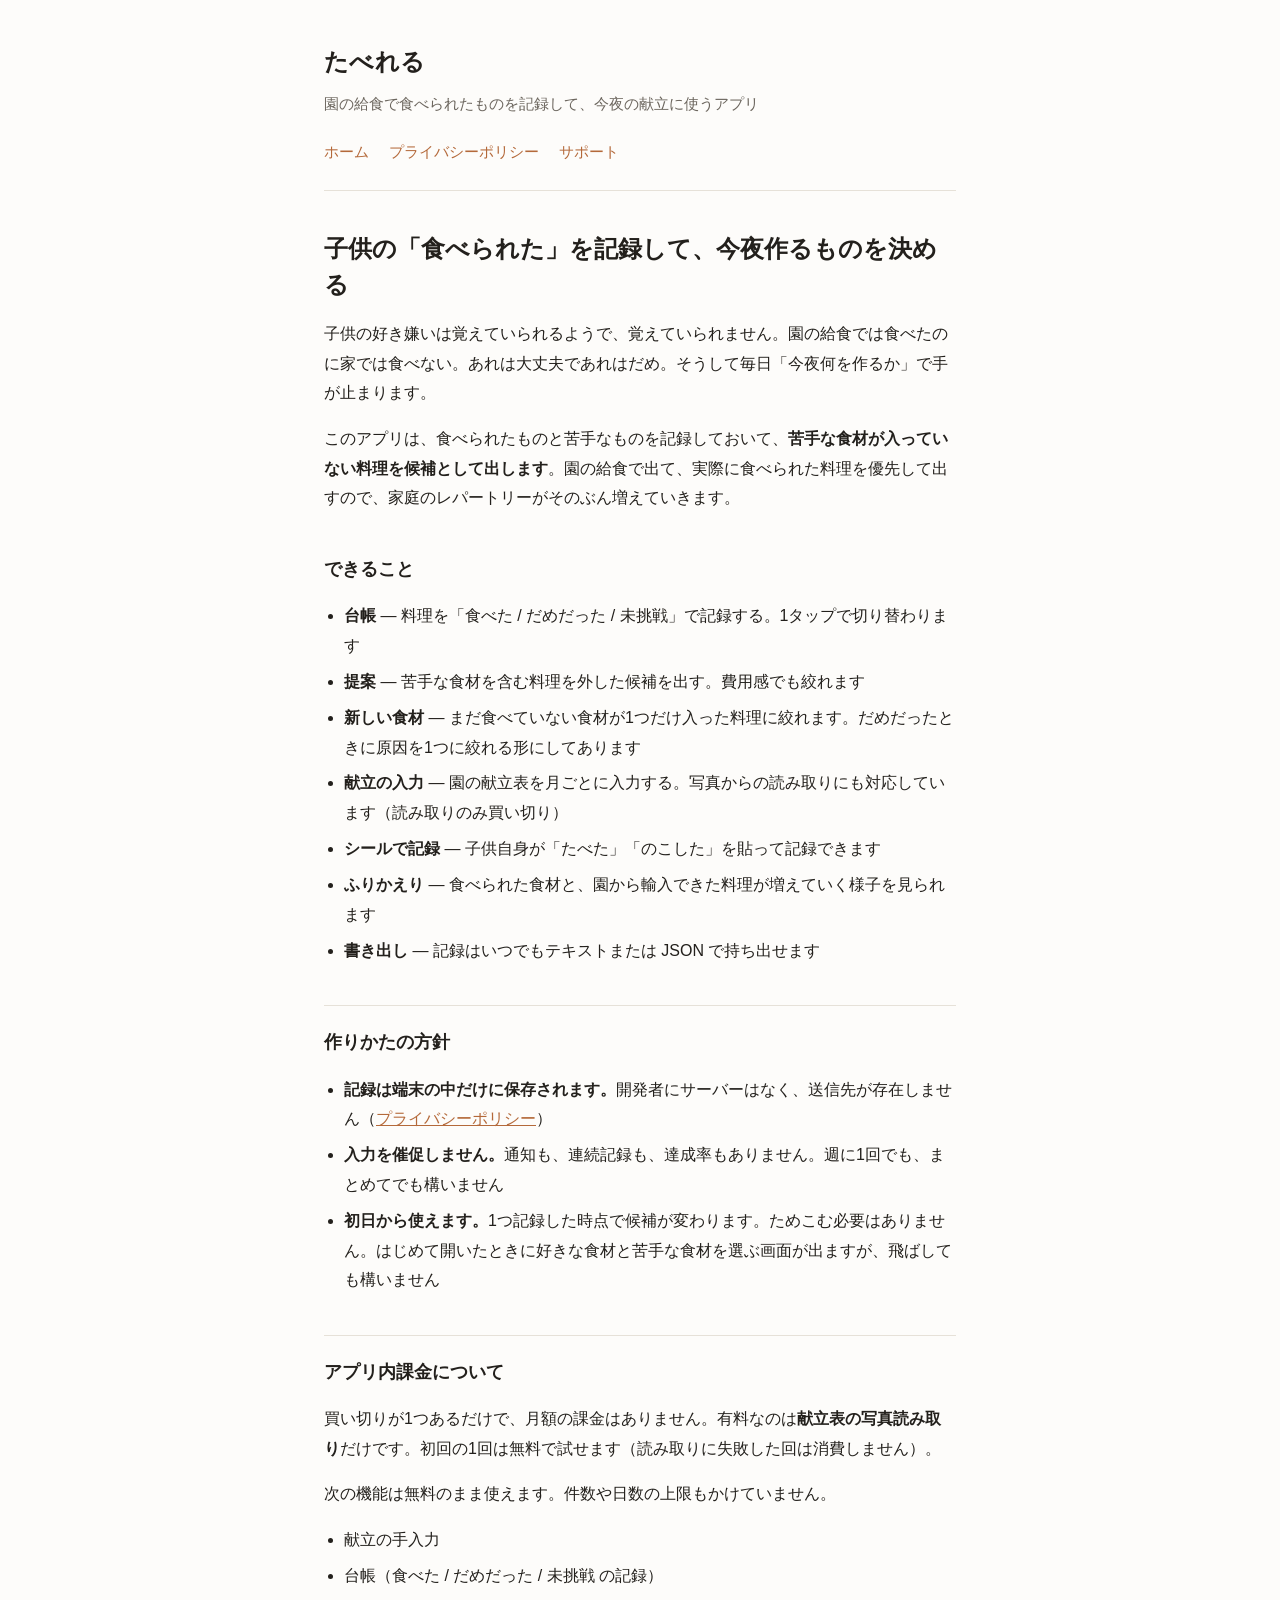
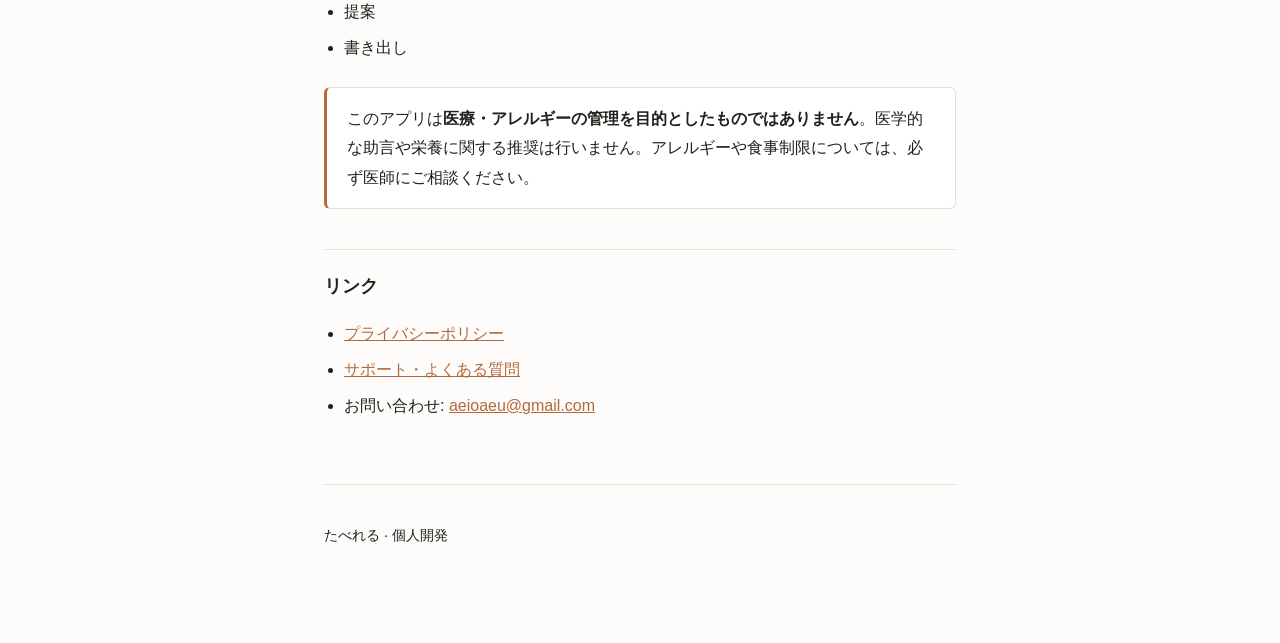
<file: index.html>
<!doctype html>
<html lang="ja">
<head>
<meta charset="utf-8">
<meta name="viewport" content="width=device-width, initial-scale=1">
<title>たべれる — 子供の好き嫌いを記録して、今夜の献立を決める</title>
<meta name="description" content="園の給食で食べられたものを記録して、今夜作るものを決めるための iPhone アプリ。記録は端末の中だけに保存されます。">
<link rel="stylesheet" href="style.css">
</head>
<body>
<div class="wrap">

<header>
  <p class="app-name">たべれる</p>
  <p class="tagline">園の給食で食べられたものを記録して、今夜の献立に使うアプリ</p>
  <nav>
    <a href="index.html">ホーム</a>
    <a href="privacy.html">プライバシーポリシー</a>
    <a href="support.html">サポート</a>
  </nav>
</header>

<h1>子供の「食べられた」を記録して、今夜作るものを決める</h1>

<p>子供の好き嫌いは覚えていられるようで、覚えていられません。園の給食では食べたのに家では食べない。あれは大丈夫であれはだめ。そうして毎日「今夜何を作るか」で手が止まります。</p>

<p>このアプリは、食べられたものと苦手なものを記録しておいて、<strong>苦手な食材が入っていない料理を候補として出します</strong>。園の給食で出て、実際に食べられた料理を優先して出すので、家庭のレパートリーがそのぶん増えていきます。</p>

<h2>できること</h2>
<ul>
  <li><strong>台帳</strong> — 料理を「食べた / だめだった / 未挑戦」で記録する。1タップで切り替わります</li>
  <li><strong>提案</strong> — 苦手な食材を含む料理を外した候補を出す。費用感でも絞れます</li>
  <li><strong>新しい食材</strong> — まだ食べていない食材が1つだけ入った料理に絞れます。だめだったときに原因を1つに絞れる形にしてあります</li>
  <li><strong>献立の入力</strong> — 園の献立表を月ごとに入力する。写真からの読み取りにも対応しています（読み取りのみ買い切り）</li>
  <li><strong>シールで記録</strong> — 子供自身が「たべた」「のこした」を貼って記録できます</li>
  <li><strong>ふりかえり</strong> — 食べられた食材と、園から輸入できた料理が増えていく様子を見られます</li>
  <li><strong>書き出し</strong> — 記録はいつでもテキストまたは JSON で持ち出せます</li>
</ul>

<h2>作りかたの方針</h2>
<ul>
  <li><strong>記録は端末の中だけに保存されます。</strong>開発者にサーバーはなく、送信先が存在しません（<a href="privacy.html">プライバシーポリシー</a>）</li>
  <li><strong>入力を催促しません。</strong>通知も、連続記録も、達成率もありません。週に1回でも、まとめてでも構いません</li>
  <li><strong>初日から使えます。</strong>1つ記録した時点で候補が変わります。ためこむ必要はありません。はじめて開いたときに好きな食材と苦手な食材を選ぶ画面が出ますが、飛ばしても構いません</li>
</ul>

<h2>アプリ内課金について</h2>

<p>買い切りが1つあるだけで、月額の課金はありません。有料なのは<strong>献立表の写真読み取り</strong>だけです。初回の1回は無料で試せます（読み取りに失敗した回は消費しません）。</p>

<p>次の機能は無料のまま使えます。件数や日数の上限もかけていません。</p>
<ul>
  <li>献立の手入力</li>
  <li>台帳（食べた / だめだった / 未挑戦 の記録）</li>
  <li>提案</li>
  <li>書き出し</li>
</ul>

<div class="callout">
  <p>このアプリは<strong>医療・アレルギーの管理を目的としたものではありません</strong>。医学的な助言や栄養に関する推奨は行いません。アレルギーや食事制限については、必ず医師にご相談ください。</p>
</div>

<h2>リンク</h2>
<ul>
  <li><a href="privacy.html">プライバシーポリシー</a></li>
  <li><a href="support.html">サポート・よくある質問</a></li>
  <li>お問い合わせ: <a href="mailto:aeioaeu@gmail.com">aeioaeu@gmail.com</a></li>
</ul>

<footer>
  <p>たべれる &middot; 個人開発</p>
</footer>

</div>
</body>
</html>
</file>
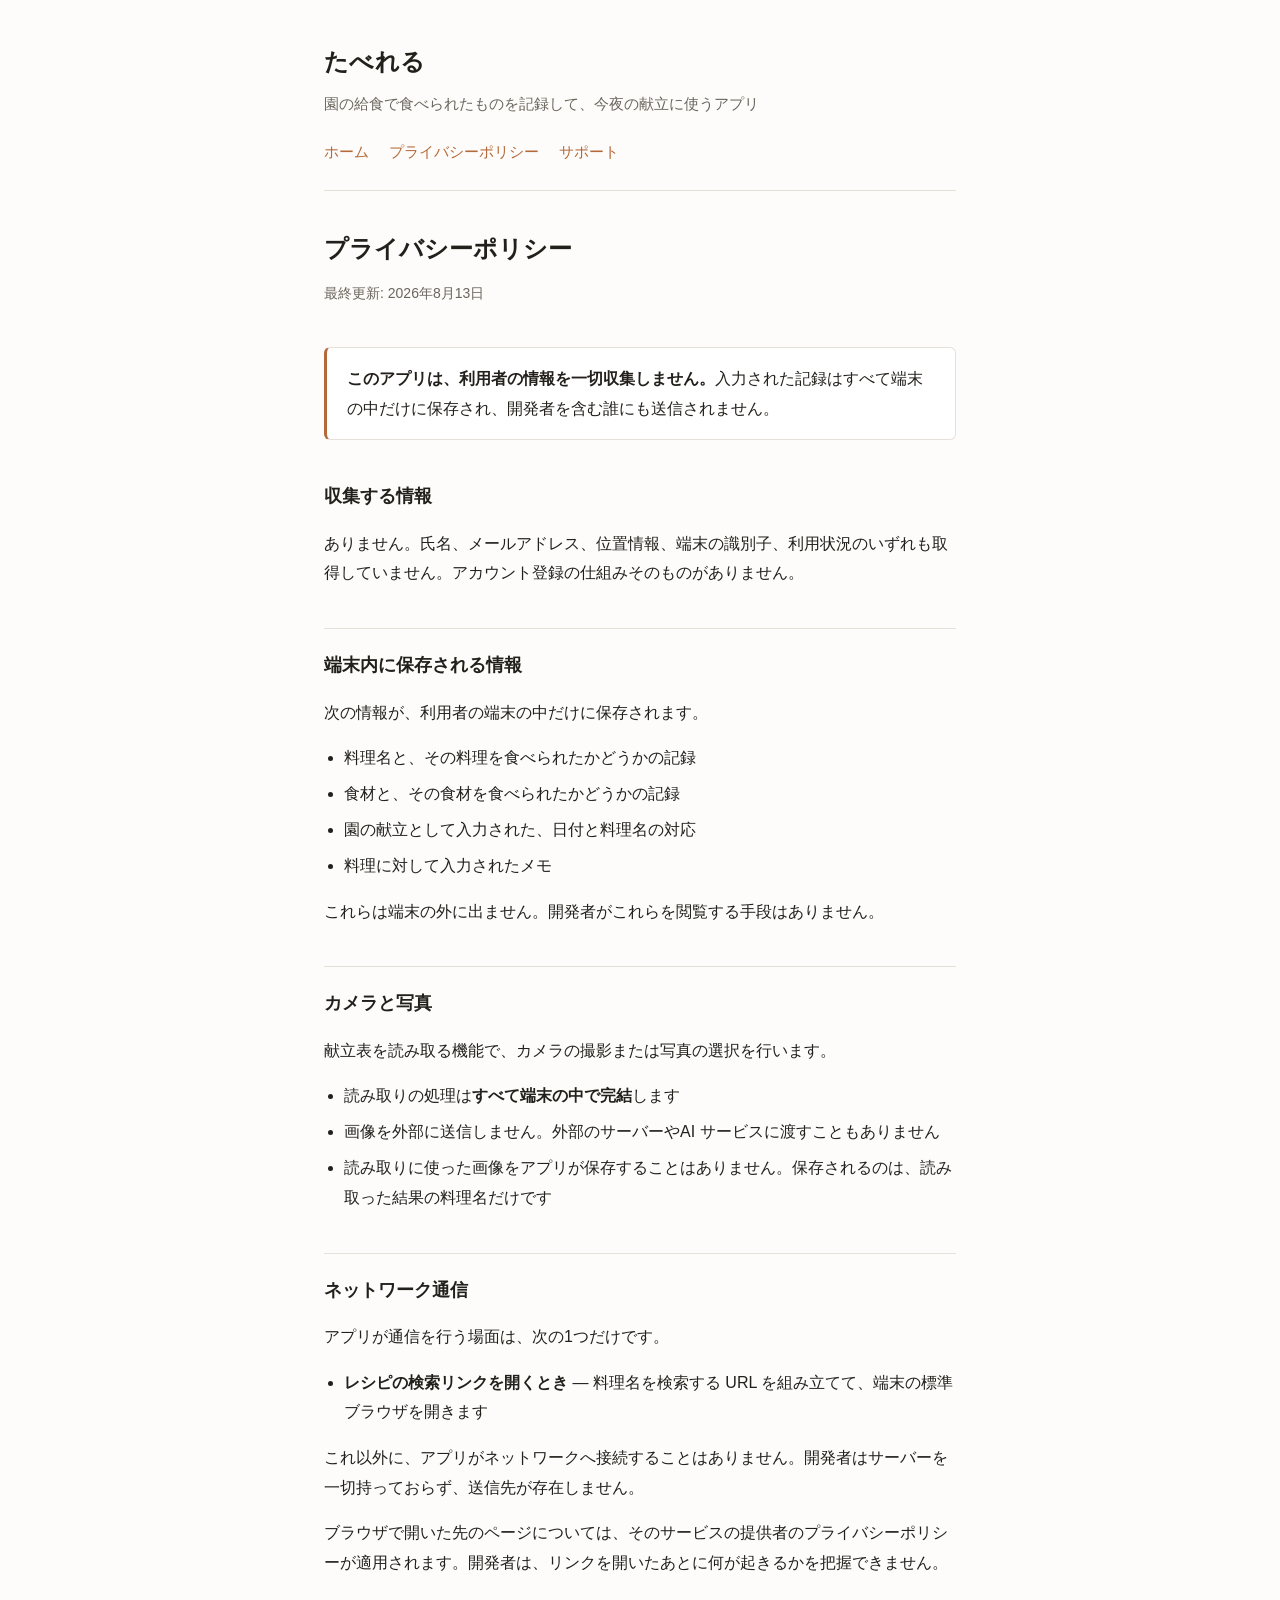
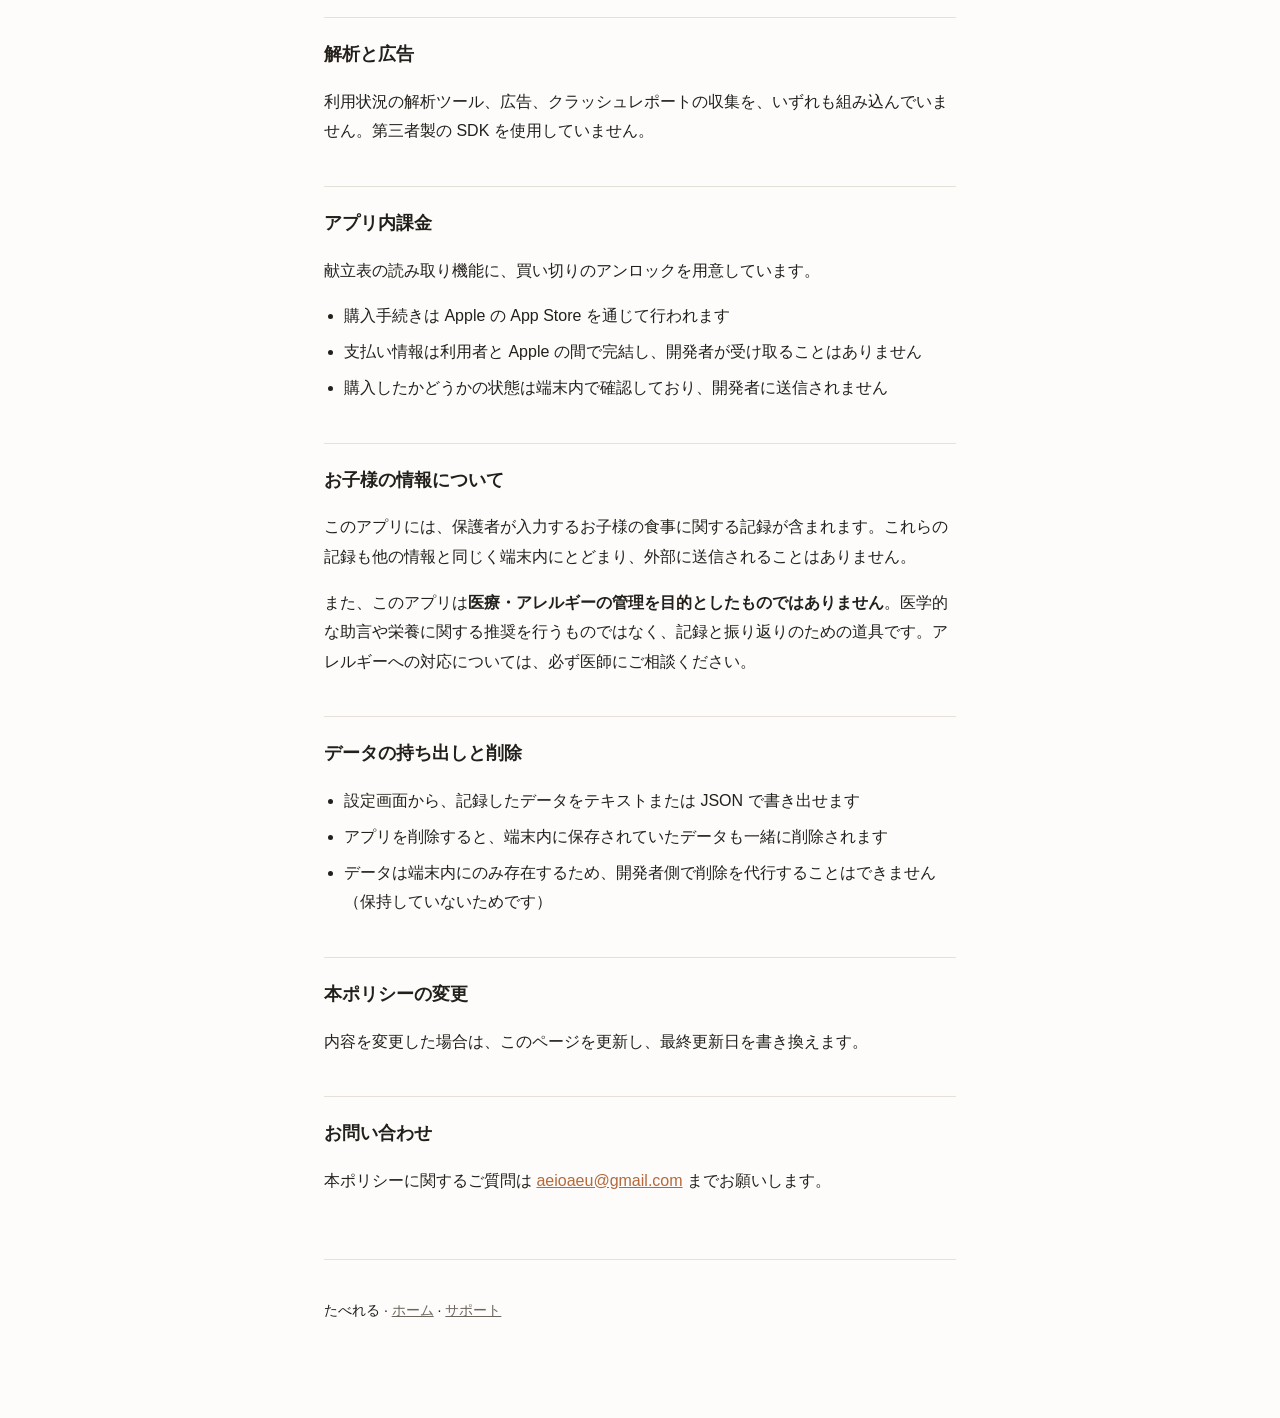
<file: privacy.html>
<!doctype html>
<html lang="ja">
<head>
<meta charset="utf-8">
<meta name="viewport" content="width=device-width, initial-scale=1">
<title>プライバシーポリシー | たべれる</title>
<link rel="stylesheet" href="style.css">
</head>
<body>
<div class="wrap">

<header>
  <p class="app-name">たべれる</p>
  <p class="tagline">園の給食で食べられたものを記録して、今夜の献立に使うアプリ</p>
  <nav>
    <a href="index.html">ホーム</a>
    <a href="privacy.html">プライバシーポリシー</a>
    <a href="support.html">サポート</a>
  </nav>
</header>

<h1>プライバシーポリシー</h1>
<p class="updated">最終更新: 2026年8月13日</p>

<div class="callout">
  <p><strong>このアプリは、利用者の情報を一切収集しません。</strong>入力された記録はすべて端末の中だけに保存され、開発者を含む誰にも送信されません。</p>
</div>

<h2>収集する情報</h2>
<p>ありません。氏名、メールアドレス、位置情報、端末の識別子、利用状況のいずれも取得していません。アカウント登録の仕組みそのものがありません。</p>

<h2>端末内に保存される情報</h2>
<p>次の情報が、利用者の端末の中だけに保存されます。</p>
<ul>
  <li>料理名と、その料理を食べられたかどうかの記録</li>
  <li>食材と、その食材を食べられたかどうかの記録</li>
  <li>園の献立として入力された、日付と料理名の対応</li>
  <li>料理に対して入力されたメモ</li>
</ul>
<p>これらは端末の外に出ません。開発者がこれらを閲覧する手段はありません。</p>

<h2>カメラと写真</h2>
<p>献立表を読み取る機能で、カメラの撮影または写真の選択を行います。</p>
<ul>
  <li>読み取りの処理は<strong>すべて端末の中で完結</strong>します</li>
  <li>画像を外部に送信しません。外部のサーバーやAI サービスに渡すこともありません</li>
  <li>読み取りに使った画像をアプリが保存することはありません。保存されるのは、読み取った結果の料理名だけです</li>
</ul>

<h2>ネットワーク通信</h2>
<p>アプリが通信を行う場面は、次の1つだけです。</p>
<ul>
  <li><strong>レシピの検索リンクを開くとき</strong> — 料理名を検索する URL を組み立てて、端末の標準ブラウザを開きます</li>
</ul>
<p>これ以外に、アプリがネットワークへ接続することはありません。開発者はサーバーを一切持っておらず、送信先が存在しません。</p>
<p>ブラウザで開いた先のページについては、そのサービスの提供者のプライバシーポリシーが適用されます。開発者は、リンクを開いたあとに何が起きるかを把握できません。</p>

<h2>解析と広告</h2>
<p>利用状況の解析ツール、広告、クラッシュレポートの収集を、いずれも組み込んでいません。第三者製の SDK を使用していません。</p>

<h2>アプリ内課金</h2>
<p>献立表の読み取り機能に、買い切りのアンロックを用意しています。</p>
<ul>
  <li>購入手続きは Apple の App Store を通じて行われます</li>
  <li>支払い情報は利用者と Apple の間で完結し、開発者が受け取ることはありません</li>
  <li>購入したかどうかの状態は端末内で確認しており、開発者に送信されません</li>
</ul>

<h2>お子様の情報について</h2>
<p>このアプリには、保護者が入力するお子様の食事に関する記録が含まれます。これらの記録も他の情報と同じく端末内にとどまり、外部に送信されることはありません。</p>
<p>また、このアプリは<strong>医療・アレルギーの管理を目的としたものではありません</strong>。医学的な助言や栄養に関する推奨を行うものではなく、記録と振り返りのための道具です。アレルギーへの対応については、必ず医師にご相談ください。</p>

<h2>データの持ち出しと削除</h2>
<ul>
  <li>設定画面から、記録したデータをテキストまたは JSON で書き出せます</li>
  <li>アプリを削除すると、端末内に保存されていたデータも一緒に削除されます</li>
  <li>データは端末内にのみ存在するため、開発者側で削除を代行することはできません（保持していないためです）</li>
</ul>

<h2>本ポリシーの変更</h2>
<p>内容を変更した場合は、このページを更新し、最終更新日を書き換えます。</p>

<h2>お問い合わせ</h2>
<p>本ポリシーに関するご質問は <a href="mailto:aeioaeu@gmail.com">aeioaeu@gmail.com</a> までお願いします。</p>

<footer>
  <p>たべれる &middot; <a href="index.html">ホーム</a> &middot; <a href="support.html">サポート</a></p>
</footer>

</div>
</body>
</html>
</file>
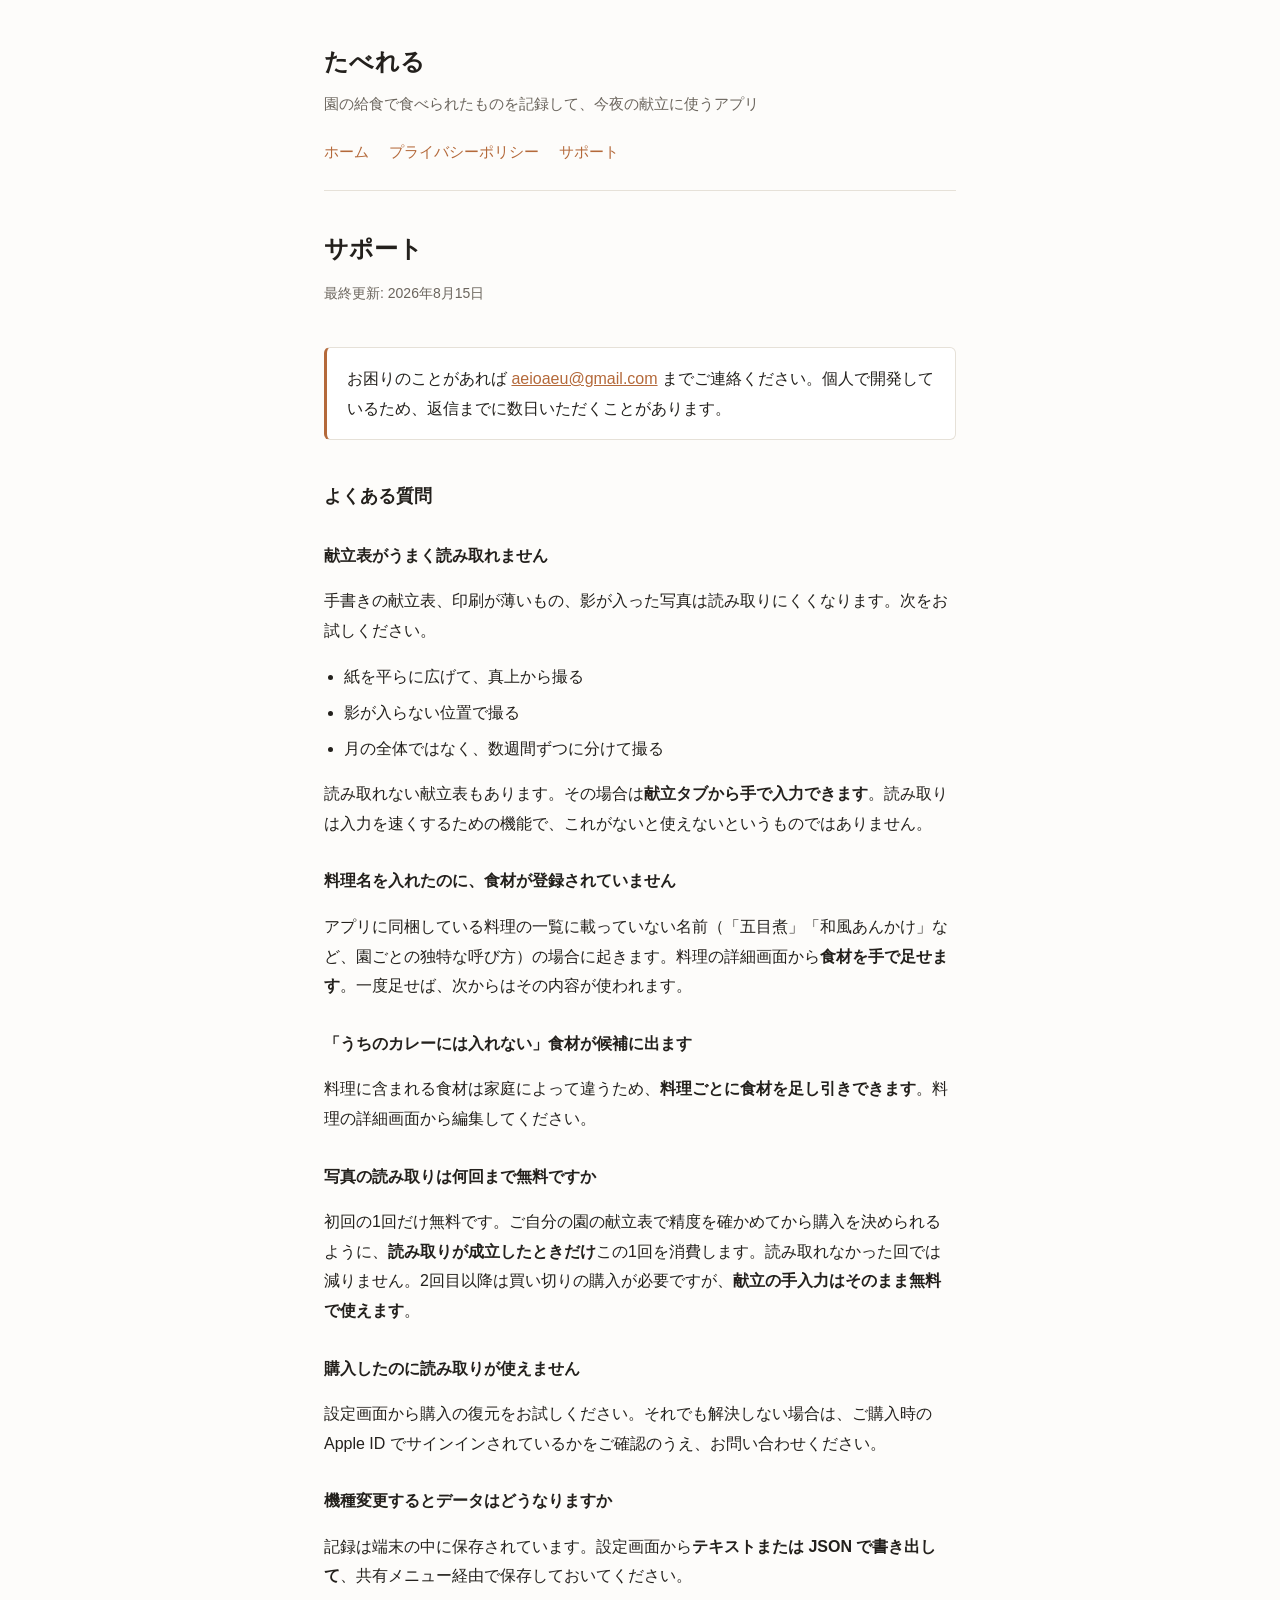
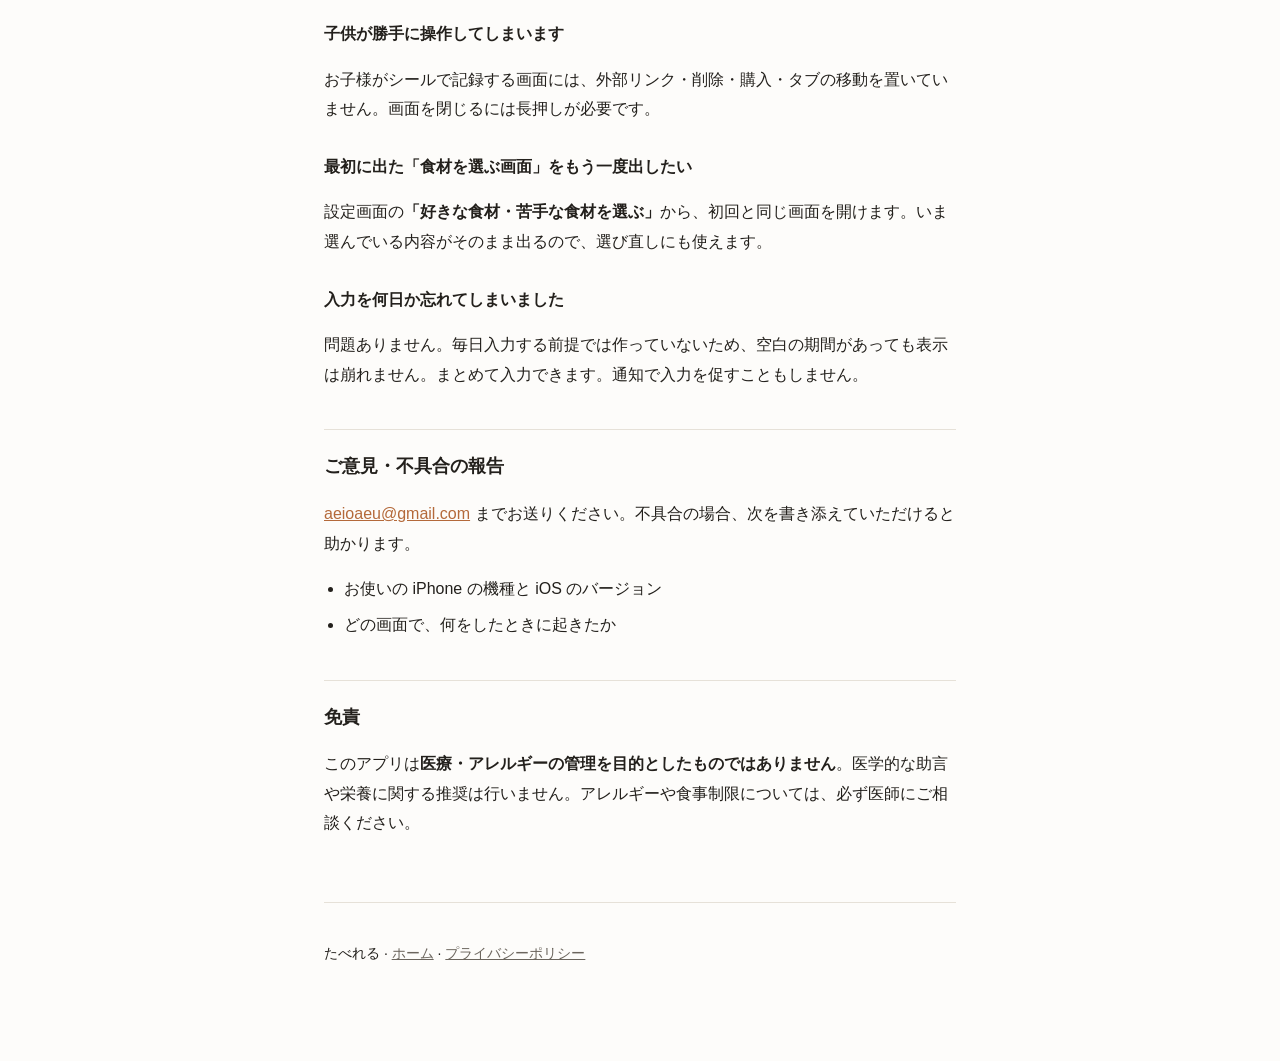
<file: support.html>
<!doctype html>
<html lang="ja">
<head>
<meta charset="utf-8">
<meta name="viewport" content="width=device-width, initial-scale=1">
<title>サポート | たべれる</title>
<link rel="stylesheet" href="style.css">
</head>
<body>
<div class="wrap">

<header>
  <p class="app-name">たべれる</p>
  <p class="tagline">園の給食で食べられたものを記録して、今夜の献立に使うアプリ</p>
  <nav>
    <a href="index.html">ホーム</a>
    <a href="privacy.html">プライバシーポリシー</a>
    <a href="support.html">サポート</a>
  </nav>
</header>

<h1>サポート</h1>
<p class="updated">最終更新: 2026年8月15日</p>

<div class="callout">
  <p>お困りのことがあれば <a href="mailto:aeioaeu@gmail.com">aeioaeu@gmail.com</a> までご連絡ください。個人で開発しているため、返信までに数日いただくことがあります。</p>
</div>

<h2>よくある質問</h2>

<h3>献立表がうまく読み取れません</h3>
<p>手書きの献立表、印刷が薄いもの、影が入った写真は読み取りにくくなります。次をお試しください。</p>
<ul>
  <li>紙を平らに広げて、真上から撮る</li>
  <li>影が入らない位置で撮る</li>
  <li>月の全体ではなく、数週間ずつに分けて撮る</li>
</ul>
<p>読み取れない献立表もあります。その場合は<strong>献立タブから手で入力できます</strong>。読み取りは入力を速くするための機能で、これがないと使えないというものではありません。</p>

<h3>料理名を入れたのに、食材が登録されていません</h3>
<p>アプリに同梱している料理の一覧に載っていない名前（「五目煮」「和風あんかけ」など、園ごとの独特な呼び方）の場合に起きます。料理の詳細画面から<strong>食材を手で足せます</strong>。一度足せば、次からはその内容が使われます。</p>

<h3>「うちのカレーには入れない」食材が候補に出ます</h3>
<p>料理に含まれる食材は家庭によって違うため、<strong>料理ごとに食材を足し引きできます</strong>。料理の詳細画面から編集してください。</p>

<h3>写真の読み取りは何回まで無料ですか</h3>
<p>初回の1回だけ無料です。ご自分の園の献立表で精度を確かめてから購入を決められるように、<strong>読み取りが成立したときだけ</strong>この1回を消費します。読み取れなかった回では減りません。2回目以降は買い切りの購入が必要ですが、<strong>献立の手入力はそのまま無料で使えます</strong>。</p>

<h3>購入したのに読み取りが使えません</h3>
<p>設定画面から購入の復元をお試しください。それでも解決しない場合は、ご購入時の Apple ID でサインインされているかをご確認のうえ、お問い合わせください。</p>

<h3>機種変更するとデータはどうなりますか</h3>
<p>記録は端末の中に保存されています。設定画面から<strong>テキストまたは JSON で書き出して</strong>、共有メニュー経由で保存しておいてください。</p>

<h3>子供が勝手に操作してしまいます</h3>
<p>お子様がシールで記録する画面には、外部リンク・削除・購入・タブの移動を置いていません。画面を閉じるには長押しが必要です。</p>

<h3>最初に出た「食材を選ぶ画面」をもう一度出したい</h3>
<p>設定画面の<strong>「好きな食材・苦手な食材を選ぶ」</strong>から、初回と同じ画面を開けます。いま選んでいる内容がそのまま出るので、選び直しにも使えます。</p>

<h3>入力を何日か忘れてしまいました</h3>
<p>問題ありません。毎日入力する前提では作っていないため、空白の期間があっても表示は崩れません。まとめて入力できます。通知で入力を促すこともしません。</p>

<h2>ご意見・不具合の報告</h2>
<p><a href="mailto:aeioaeu@gmail.com">aeioaeu@gmail.com</a> までお送りください。不具合の場合、次を書き添えていただけると助かります。</p>
<ul>
  <li>お使いの iPhone の機種と iOS のバージョン</li>
  <li>どの画面で、何をしたときに起きたか</li>
</ul>

<h2>免責</h2>
<p>このアプリは<strong>医療・アレルギーの管理を目的としたものではありません</strong>。医学的な助言や栄養に関する推奨は行いません。アレルギーや食事制限については、必ず医師にご相談ください。</p>

<footer>
  <p>たべれる &middot; <a href="index.html">ホーム</a> &middot; <a href="privacy.html">プライバシーポリシー</a></p>
</footer>

</div>
</body>
</html>
</file>
<file: style.css>
:root {
  --bg: #fdfcfa;
  --fg: #23201c;
  --muted: #6b655d;
  --line: #e6e1d8;
  --card: #ffffff;
  --accent: #b4693a;
}

@media (prefers-color-scheme: dark) {
  :root {
    --bg: #171512;
    --fg: #ece7de;
    --muted: #9c948a;
    --line: #322d27;
    --card: #201d19;
    --accent: #e0a06d;
  }
}

* { box-sizing: border-box; }

body {
  margin: 0;
  padding: 0;
  background: var(--bg);
  color: var(--fg);
  font-family: -apple-system, BlinkMacSystemFont, "Hiragino Sans", "Noto Sans JP", sans-serif;
  line-height: 1.85;
  font-size: 16px;
  -webkit-text-size-adjust: 100%;
}

.wrap {
  max-width: 42rem;
  margin: 0 auto;
  padding: 2.5rem 1.25rem 5rem;
}

header {
  border-bottom: 1px solid var(--line);
  padding-bottom: 1.5rem;
  margin-bottom: 2.5rem;
}

.app-name {
  font-size: 1.5rem;
  font-weight: 700;
  margin: 0 0 .35rem;
  letter-spacing: .02em;
}

.tagline {
  color: var(--muted);
  margin: 0;
  font-size: .95rem;
}

nav {
  margin-top: 1.25rem;
  display: flex;
  gap: 1.25rem;
  flex-wrap: wrap;
  font-size: .95rem;
}

nav a { color: var(--accent); text-decoration: none; }
nav a:hover { text-decoration: underline; }

h1 {
  font-size: 1.5rem;
  margin: 0 0 .5rem;
  line-height: 1.5;
}

h2 {
  font-size: 1.1rem;
  margin: 2.5rem 0 .75rem;
  padding-top: 1.25rem;
  border-top: 1px solid var(--line);
}

h2:first-of-type { border-top: none; padding-top: 0; }

h3 {
  font-size: 1rem;
  margin: 1.75rem 0 .5rem;
}

p, li { color: var(--fg); }

ul { padding-left: 1.25rem; }
li { margin-bottom: .4rem; }

.updated {
  color: var(--muted);
  font-size: .875rem;
  margin-bottom: 2.5rem;
}

.callout {
  background: var(--card);
  border: 1px solid var(--line);
  border-left: 3px solid var(--accent);
  border-radius: 6px;
  padding: 1rem 1.25rem;
  margin: 1.5rem 0;
}

.callout p { margin: 0; }

a { color: var(--accent); }

footer {
  margin-top: 4rem;
  padding-top: 1.5rem;
  border-top: 1px solid var(--line);
  color: var(--muted);
  font-size: .875rem;
}

footer a { color: var(--muted); }

code {
  background: var(--card);
  border: 1px solid var(--line);
  border-radius: 4px;
  padding: .1em .4em;
  font-size: .9em;
}
</file>
